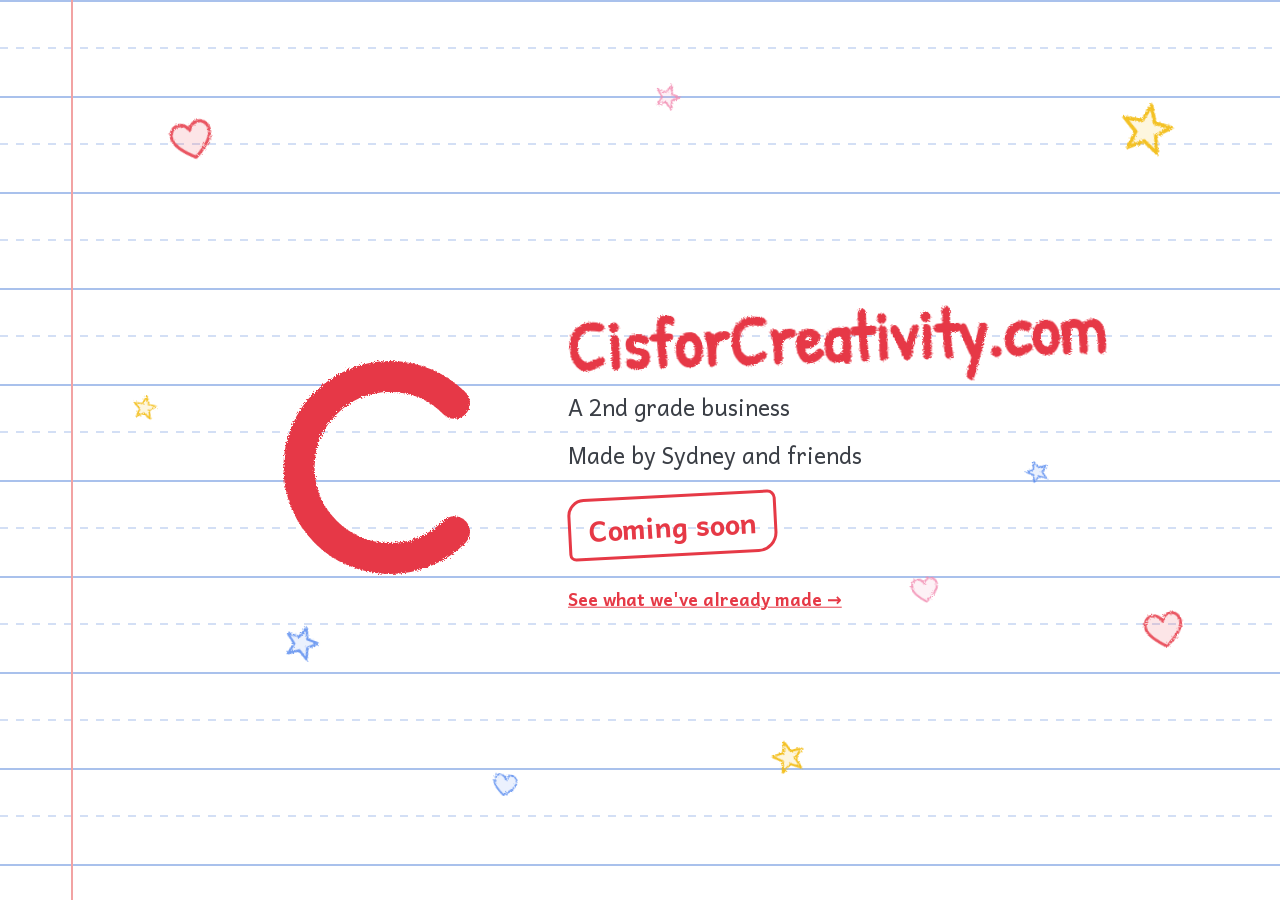
<file: index.html>
<!DOCTYPE html>
<html lang="en">
<head>
<meta charset="utf-8">
<meta name="viewport" content="width=device-width, initial-scale=1">
<title>C is for Creativity</title>
<meta name="description" content="C is for Creativity, a 2nd grade business by Sydney and friends.">
<meta property="og:title" content="C is for Creativity">
<meta property="og:description" content="A 2nd grade business by Sydney and friends.">
<meta property="og:url" content="https://cisforcreativity.com/">
<meta property="og:type" content="website">
<meta property="og:site_name" content="C is for Creativity">
<meta property="og:image" content="https://cisforcreativity.com/images/share-card.png">
<meta property="og:image:width" content="1200">
<meta property="og:image:height" content="630">
<meta property="og:image:alt" content="A red crayon letter C on notebook paper with the words C is for Creativity and CisforCreativity.com">
<meta name="twitter:card" content="summary_large_image">
<link rel="icon" href="data:image/svg+xml,<svg xmlns='http://www.w3.org/2000/svg' viewBox='0 0 100 100'><text y='.9em' font-size='90'>🖍️</text></svg>">
<link rel="preload" href="fonts/patrick-hand-latin.woff2" as="font" type="font/woff2" crossorigin>
<link rel="preload" href="fonts/andika-400-latin.woff2" as="font" type="font/woff2" crossorigin>
<link rel="preload" href="fonts/andika-700-latin.woff2" as="font" type="font/woff2" crossorigin>
<!-- Bump ?v= whenever styles.css changes so browsers fetch the new file. -->
<link rel="stylesheet" href="styles.css?v=7">
<style>
  /* Kept in the page itself so these rules always match this markup. */
  /* The headline is the web address (crayon heading style from styles.css), next to the big C. */
  .site-name {
    font-size: clamp(2rem, 6.2vw, 4.4rem);
    -webkit-text-stroke: 0.04em currentColor;
    white-space: nowrap;
    transform: rotate(-2deg);
    transform-origin: left center;
    transition: color 0.8s ease;
  }
  /* Hand-drawn hearts and stars behind the hero */
  .hero { position: relative; }
  .hero-inner { position: relative; z-index: 1; }
  .doodles { position: absolute; inset: 0; pointer-events: none; overflow: hidden; }
  .doodle {
    position: absolute;
    left: min(var(--x), calc(100% - var(--s) - 12px));
    top: var(--y);
    width: var(--s);
    height: var(--s);
    overflow: visible;
    fill: currentColor;
    fill-opacity: 0.15;
    stroke: currentColor;
    stroke-width: 6;
    stroke-linejoin: round;
    filter: url(#crayon);
    opacity: 0;
    transform: rotate(var(--r)) scale(0.4);
    animation: pop 0.5s var(--d) cubic-bezier(.3, 1.6, .5, 1) forwards;
  }
  /* Easter eggs: hearts recolor the big C, stars switch to space. */
  .doodles { z-index: 2; }
  .doodle.heart, .doodle.star { pointer-events: auto; cursor: pointer; -webkit-tap-highlight-color: transparent; }
  .doodle.red { color: var(--crayon, #E63946); }
  .doodle.pink { color: #F28DB2; }
  .doodle.gold { color: #F2B705; }
  .doodle.blue { color: #5B8DEF; }
  @keyframes pop { to { opacity: 0.85; transform: rotate(var(--r)) scale(1); } }
  /* Space mode (tap a star): starry sky, the solar system, and the C becomes Earth. */
  .space-layer {
    position: fixed;
    inset: 0;
    z-index: 0;
    pointer-events: none;
    overflow: hidden;
    opacity: 0;
    visibility: hidden;
    transition: opacity 1.2s ease, visibility 0s linear 1.2s;
    background:
      radial-gradient(ellipse 60% 45% at 18% 25%, rgba(132, 70, 210, 0.32), transparent 70%),
      radial-gradient(ellipse 50% 40% at 85% 15%, rgba(40, 120, 230, 0.26), transparent 70%),
      radial-gradient(ellipse 70% 50% at 60% 95%, rgba(220, 70, 140, 0.18), transparent 70%),
      linear-gradient(180deg, #050816 0%, #0b1030 55%, #120a2a 100%);
  }
  html.space .space-layer { opacity: 1; visibility: visible; transition: opacity 1.2s ease; }
  html:not(.space) .space-layer *, html:not(.space) .earth * { animation-play-state: paused !important; }
  .starfield { position: absolute; inset: 0; width: 100%; height: 100%; }
  .starfield circle { fill: #fff; }
  .starfield .tw { animation: twinkle var(--tw, 3s) ease-in-out infinite alternate; }
  @keyframes twinkle { from { opacity: 1; } to { opacity: 0.2; } }
  .shooting {
    position: absolute;
    top: 14%;
    left: -12%;
    width: 160px;
    height: 2px;
    border-radius: 2px;
    background: linear-gradient(90deg, rgba(255, 255, 255, 0), #fff);
    opacity: 0;
    animation: shoot 11s 1.5s linear infinite;
  }
  @keyframes shoot {
    0% { transform: translate(0, 0) rotate(16deg); opacity: 0; }
    1% { opacity: 1; }
    8% { transform: translate(80vw, 23vw) rotate(16deg); opacity: 0; }
    100% { transform: translate(80vw, 23vw) rotate(16deg); opacity: 0; }
  }

  /* The solar system. Orbits are circles squashed into ellipses; each planet
     spins backwards and un-squashes itself so it stays round. */
  .solar { position: absolute; left: 74%; top: 74%; width: 0; height: 0; }
  .orbits { position: absolute; left: 0; top: 0; transform: scaleY(0.38); }
  .orbit {
    position: absolute;
    left: calc(var(--a) * -1);
    top: calc(var(--a) * -1);
    width: calc(var(--a) * 2);
    height: calc(var(--a) * 2);
    border: 1.5px solid rgba(190, 205, 255, 0.18);
    border-radius: 50%;
    animation: orbit var(--t) linear infinite;
    animation-delay: var(--p);
  }
  .planet {
    position: absolute;
    left: 100%;
    top: 50%;
    width: var(--w);
    height: var(--w);
    margin: calc(var(--w) / -2) 0 0 calc(var(--w) / -2);
    border-radius: 50%;
    background: var(--bg);
    box-shadow: inset -3px -2px 6px rgba(0, 0, 0, 0.55), 0 0 8px rgba(255, 255, 255, 0.15);
    transform: scaleY(2.6316);
    animation: counter var(--t) linear infinite;
    animation-delay: var(--p);
  }
  @keyframes orbit { to { transform: rotate(360deg); } }
  @keyframes counter {
    from { transform: rotate(0deg) scaleY(2.6316); }
    to { transform: rotate(-360deg) scaleY(2.6316); }
  }
  .mercury { --a: 95px; --t: 6s; --p: -2s; --w: 7px; --bg: radial-gradient(circle at 35% 35%, #e4ded8, #8a8580); }
  .venus { --a: 130px; --t: 10s; --p: -7s; --w: 11px; --bg: radial-gradient(circle at 35% 35%, #fff4d0, #d9b26f); }
  .earthlet { --a: 168px; --t: 14s; --p: -3s; --w: 11px; --bg: radial-gradient(circle at 35% 35%, #9fe0a0 0 18%, #4f9ef0 22%, #1d4f9c); }
  .mars { --a: 205px; --t: 20s; --p: -13s; --w: 9px; --bg: radial-gradient(circle at 35% 35%, #ffb896, #c1440e); }
  .jupiter { --a: 270px; --t: 34s; --p: -9s; --w: 30px;
    --bg: radial-gradient(circle at 35% 35%, rgba(255, 255, 255, 0.35), transparent 55%),
          linear-gradient(#e8cfa6 0 18%, #c48a5a 18% 28%, #efdcb8 28% 44%, #b97848 44% 54%, #e9d3ae 54% 70%, #c99366 70% 80%, #e8cfa6 80%); }
  .saturn { --a: 340px; --t: 48s; --p: -30s; --w: 24px; --bg: radial-gradient(circle at 35% 35%, #fff3cf, #d8b878 70%, #b8955a); }
  .saturn .planet::before {
    content: "";
    position: absolute;
    left: -62%;
    top: 36%;
    width: 224%;
    height: 28%;
    border-radius: 50%;
    border: 3px solid rgba(236, 214, 165, 0.8);
    box-shadow: 0 0 0 2px rgba(200, 170, 120, 0.35);
    transform: rotate(-16deg);
  }
  .uranus { --a: 405px; --t: 66s; --p: -50s; --w: 16px; --bg: radial-gradient(circle at 35% 35%, #e0fcff, #7fd6e0); }
  .neptune { --a: 465px; --t: 84s; --p: -20s; --w: 16px; --bg: radial-gradient(circle at 35% 35%, #a8c8ff, #2f55c9); }
  .sun {
    position: absolute;
    left: -38px;
    top: -38px;
    width: 76px;
    height: 76px;
    border-radius: 50%;
    background: radial-gradient(circle at 45% 45%, #fffbe0, #ffd84d 45%, #ff9a1f 80%, #ff7a00);
    box-shadow: 0 0 40px 12px rgba(255, 190, 60, 0.65), 0 0 130px 55px rgba(255, 130, 20, 0.28);
    animation: sunglow 4s ease-in-out infinite alternate;
  }
  @keyframes sunglow { to { box-shadow: 0 0 52px 18px rgba(255, 200, 70, 0.75), 0 0 160px 70px rgba(255, 130, 20, 0.32); } }

  /* The big C turns into Earth. */
  .letter { overflow: visible; }
  .letter .guide, .letter .stroke { transition: opacity 0.6s ease; }
  html.space .letter .guide, html.space .letter .stroke { opacity: 0; }
  .earth {
    opacity: 0;
    transform: scale(0.3) rotate(-30deg);
    transform-origin: 100px 100px;
    transition: opacity 0.7s ease, transform 1s cubic-bezier(.3, 1.4, .5, 1);
  }
  html.space .earth { opacity: 1; transform: none; transition-delay: 0.3s; }
  .earth .land { animation: drift 26s linear infinite; }
  .earth .clouds { animation: drift 17s linear infinite; }
  /* West to east, like the real Earth: land drifts left to right. */
  @keyframes drift { from { transform: translateX(-280px); } to { transform: translateX(0); } }

  /* Light text on the dark sky. */
  body { transition: color 0.8s ease; }
  html.space body { color: #EEF1FF; }
  html.space .hero-inner { text-shadow: 0 2px 14px rgba(0, 0, 0, 0.7); }
  html.space .stamp { color: #FF9EB1; border-color: #FF9EB1; }
  html.space .hero a { color: #FFD166; }
  html.space .doodle { fill-opacity: 0.4; }
  html.space .site-name { color: #FF9EB1; }
  @media (max-width: 640px) {
    /* On phones, size the headline to fill the width of the screen. */
    .site-name { font-size: min(4.4rem, calc((100vw - 76px) / 7.9)); }
  }
  /* Regular text lines are one half-space (48px) apart so each sits between a
     dotted line and a solid line (see snap.js). */
  .tagline p { margin: 0; line-height: 48px; }
  .scroll-hint { line-height: 48px; }
  .tagline { margin-bottom: 1rem; }

  @media (max-width: 640px) {
    .solar { left: 50%; top: 86%; transform: scale(0.5); }
  }
  @media (prefers-reduced-motion: reduce) {
    .space-layer *, .earth, .earth * { animation: none !important; transition: none !important; }
    .space-layer { transition: none; }
  }
  /* Space rocket: a cougar pilot towing a banner, flies across once per trip to space. */
  .flight {
    position: fixed;
    left: 0;
    top: 7vh;
    z-index: 3;
    pointer-events: none;
    display: flex;
    align-items: center;
    opacity: 0;
    will-change: transform;
  }
  .flight-bob { display: flex; align-items: center; animation: bob 2.6s ease-in-out infinite; }
  @keyframes bob {
    0%, 100% { transform: translateY(0) rotate(-1.5deg); }
    50% { transform: translateY(-8px) rotate(1.5deg); }
  }
  .banner {
    position: relative;
    padding: 0.35em 1.4em 0.35em 0.9em;
    font-size: clamp(1.05rem, 2.6vw, 1.6rem);
    font-weight: 700;
    white-space: nowrap;
    color: #B3202E;
    background: linear-gradient(180deg, #FFF8E7, #F6E7C4);
    clip-path: polygon(0 0, 100% 0, calc(100% - 0.7em) 50%, 100% 100%, 0 100%);
    box-shadow: inset 0 -3px 0 rgba(0, 0, 0, 0.08);
    transform-origin: left center;
    animation: wave 1.4s ease-in-out infinite;
    text-shadow: none;
  }
  @keyframes wave {
    0%, 100% { transform: skewY(-1.5deg) scaleY(1); }
    50% { transform: skewY(1.5deg) scaleY(0.96); }
  }
  .tow { width: clamp(36px, 5vw, 56px); height: clamp(64px, 9vw, 92px); flex: 0 0 auto; transform: scaleX(-1); }
  /* Drawn pointing right; mirrored so it flies right to left and the banner reads left to right. */
  .rocket { width: clamp(150px, 19vw, 230px); height: auto; flex: 0 0 auto; overflow: visible; transform: scaleX(-1); }
  .rocket .flame { transform-box: fill-box; transform-origin: right center; animation: flicker 0.14s ease-in-out infinite alternate; }
  @keyframes flicker { from { transform: scaleX(0.8) scaleY(0.92); } to { transform: scaleX(1.12) scaleY(1.04); } }
  @media (max-width: 640px) {
    /* Small enough that the whole message fits on a phone screen at once. */
    .banner { font-size: 0.95rem; }
    .tow { width: 24px; height: 56px; }
    .rocket { width: 110px; }
  }
  @media (prefers-reduced-motion: reduce) {
    .flight-bob, .banner, .rocket .flame { animation: none; }
  }
  @media (max-width: 640px) {
    .doodle.wide { display: none; }
    .doodle.m-low { top: 90%; }
  }
  @media (prefers-reduced-motion: reduce) {
    .doodle { animation: none; opacity: 0.85; transform: rotate(var(--r)); }
  }
</style>
</head>
<body>
<div class="space-layer" aria-hidden="true">
  <svg class="starfield"></svg>
  <div class="shooting"></div>
  <div class="solar">
    <div class="orbits">
      <div class="orbit mercury"><div class="planet"></div></div>
      <div class="orbit venus"><div class="planet"></div></div>
      <div class="orbit earthlet"><div class="planet"></div></div>
      <div class="orbit mars"><div class="planet"></div></div>
      <div class="orbit jupiter"><div class="planet"></div></div>
      <div class="orbit saturn"><div class="planet"></div></div>
      <div class="orbit uranus"><div class="planet"></div></div>
      <div class="orbit neptune"><div class="planet"></div></div>
    </div>
    <div class="sun"></div>
  </div>
</div>
<div class="flight" aria-hidden="true">
  <div class="flight-bob">
    <svg class="rocket" viewBox="0 0 200 100">
      <defs>
        <linearGradient id="hull" x1="0" y1="0" x2="0" y2="1">
          <stop offset="0" stop-color="#ffffff"/>
          <stop offset="0.55" stop-color="#e9edf5"/>
          <stop offset="1" stop-color="#b9c2d4"/>
        </linearGradient>
        <radialGradient id="glass" cx="40%" cy="35%" r="70%">
          <stop offset="0" stop-color="#e6f6ff"/>
          <stop offset="1" stop-color="#8fc9f0"/>
        </radialGradient>
        <clipPath id="window"><circle cx="112" cy="50" r="23"/></clipPath>
      </defs>
      <g class="flame">
        <path d="M44 36 Q4 50 44 64 Q26 50 44 36 Z" fill="#ff8a1f"/>
        <path d="M44 42 Q20 50 44 58 Q34 50 44 42 Z" fill="#ffe066"/>
      </g>
      <path d="M45 30 L28 6 Q26 2 31 3 L74 30 Z" fill="#E63946"/>
      <path d="M45 70 L28 94 Q26 98 31 97 L74 70 Z" fill="#E63946"/>
      <path d="M40 30 L140 30 Q182 30 198 50 Q182 70 140 70 L40 70 Q33 50 40 30 Z" fill="url(#hull)"/>
      <path d="M150 30 Q182 30 198 50 Q182 70 150 70 Q160 50 150 30 Z" fill="#E63946"/>
      <rect x="40" y="46" width="38" height="8" rx="4" fill="#5B8DEF" opacity="0.85"/>
      <circle cx="112" cy="50" r="23" fill="url(#glass)"/>
      <g clip-path="url(#window)">
        <g class="pilot" transform="translate(112 55) scale(0.88) translate(-112 -54)">
          <path d="M96 45 Q93.5 31 99 27.5 Q105.5 29.5 108.5 39 Z" fill="#e3c696"/>
          <path d="M128 45 Q130.5 31 125 27.5 Q118.5 29.5 115.5 39 Z" fill="#e3c696"/>
          <path d="M98.2 41.5 Q97 33.5 100.2 31 Q104.2 32.8 106.3 39.2 Z" fill="#1d1d1d"/>
          <path d="M125.8 41.5 Q127 33.5 123.8 31 Q119.8 32.8 117.7 39.2 Z" fill="#1d1d1d"/>
          <path d="M112 38.5 C123.5 38.5 130.5 45 130.5 53 L134 57.5 L129 58.8 L130.8 62.8 Q124 70.5 112 70.5 Q100 70.5 93.2 62.8 L95 58.8 L90 57.5 L93.5 53 C93.5 45 100.5 38.5 112 38.5 Z" fill="#e3c696"/>
          <ellipse cx="108.6" cy="61" rx="4.6" ry="3.6" fill="#fffaf2"/>
          <ellipse cx="115.4" cy="61" rx="4.6" ry="3.6" fill="#fffaf2"/>
          <ellipse cx="112" cy="65.4" rx="3.4" ry="2" fill="#fffaf2"/>
          <path d="M108.6 53.6 Q107.8 56.6 104.4 59.2 M115.4 53.6 Q116.2 56.6 119.6 59.2" fill="none" stroke="#8a5f35" stroke-width="1" stroke-linecap="round" opacity="0.8"/>
          <clipPath id="eyeL"><path d="M99.4 51.4 Q102.6 44.6 110 47.8 Q108.6 55.4 99.4 51.4 Z"/></clipPath>
          <clipPath id="eyeR"><path d="M124.6 51.4 Q121.4 44.6 114 47.8 Q115.4 55.4 124.6 51.4 Z"/></clipPath>
          <path d="M99.4 51.4 Q102.6 44.6 110 47.8 Q108.6 55.4 99.4 51.4 Z" fill="#ffffff"/>
          <path d="M124.6 51.4 Q121.4 44.6 114 47.8 Q115.4 55.4 124.6 51.4 Z" fill="#ffffff"/>
          <g clip-path="url(#eyeL)">
            <circle cx="105.2" cy="50.2" r="3.4" fill="#3d8fe0"/>
            <circle cx="105.2" cy="50.7" r="2.2" fill="#7cc3ff"/>
            <ellipse cx="105.3" cy="50.2" rx="0.9" ry="2.2" fill="#111"/>
            <circle cx="106.3" cy="48.9" r="0.75" fill="#fff"/>
          </g>
          <g clip-path="url(#eyeR)">
            <circle cx="118.8" cy="50.2" r="3.4" fill="#3d8fe0"/>
            <circle cx="118.8" cy="50.7" r="2.2" fill="#7cc3ff"/>
            <ellipse cx="118.9" cy="50.2" rx="0.9" ry="2.2" fill="#111"/>
            <circle cx="119.9" cy="48.9" r="0.75" fill="#fff"/>
          </g>
          <path d="M99.4 51.4 Q102.6 44.6 110 47.8 M124.6 51.4 Q121.4 44.6 114 47.8" fill="none" stroke="#1d1d1d" stroke-width="1" stroke-linecap="round"/>
          <path d="M100.6 44.2 Q104.4 41.8 108 43.4 M116 43.4 Q119.6 41.8 123.4 44.2" fill="none" stroke="#3a2a1e" stroke-width="0.7" stroke-linecap="round"/>
          <path d="M109.3 55.6 Q112 54.6 114.7 55.6 Q113.8 57.8 112 58.4 Q110.2 57.8 109.3 55.6 Z" fill="#1d1d1d"/>
          <ellipse cx="111.2" cy="55.7" rx="0.9" ry="0.45" fill="#ffffff" opacity="0.5"/>
          <ellipse cx="112" cy="62.2" rx="1.5" ry="1" fill="#d0283a"/>
          <path d="M112 58.4 L112 60.2 M112 60.2 Q110.6 62.2 108.6 61.3 M112 60.2 Q113.4 62.2 115.4 61.3" fill="none" stroke="#1d1d1d" stroke-width="0.7" stroke-linecap="round"/>
          <circle cx="107.3" cy="60.3" r="0.4" fill="#1d1d1d"/>
          <circle cx="106.6" cy="62" r="0.4" fill="#1d1d1d"/>
          <circle cx="116.7" cy="60.3" r="0.4" fill="#1d1d1d"/>
          <circle cx="117.4" cy="62" r="0.4" fill="#1d1d1d"/>
          <path d="M104.5 60.5 L92.5 58 M104.5 62 L92.5 63.6 M119.5 60.5 L131.5 58 M119.5 62 L131.5 63.6" stroke="#1d1d1d" stroke-width="0.25" opacity="0.55" stroke-linecap="round"/>
          <path d="M95.5 39 Q102 42.8 109.5 38.6 L109.5 42 Q102 46 95.5 42.4 Z" fill="#23348a"/>
          <path d="M90.5 37 L103.5 31.5 L115 36 L102 41.5 Z" fill="#1f2f73"/>
          <circle cx="102.8" cy="36.4" r="0.9" fill="#e8b923"/>
          <path d="M102.8 36.4 Q96 37 93 42" fill="none" stroke="#e8b923" stroke-width="0.9" stroke-linecap="round"/>
          <rect x="92.2" y="41.4" width="1.7" height="3.4" rx="0.6" fill="#e8b923"/>
        </g>
      </g>
      <circle cx="112" cy="50" r="23" fill="none" stroke="#9aa7bd" stroke-width="4"/>
      <ellipse cx="102" cy="38" rx="5" ry="2.6" fill="#ffffff" opacity="0.4"/>
    </svg>
    <svg class="tow" viewBox="0 0 50 90" preserveAspectRatio="none">
      <path d="M0 22 Q28 40 50 52 M0 68 Q28 58 50 52" fill="none" stroke="#c9d3ea" stroke-width="2" stroke-linecap="round"/>
    </svg>
    <div class="banner">Hello 2nd Grade Cougars</div>
  </div>
</div>
<header class="hero">
  <div class="doodles" aria-hidden="true">
    <svg width="0" height="0" style="position:absolute"><defs>
      <symbol id="heart" viewBox="0 0 100 100"><path d="M50 84 C22 64 8 46 14 30 C20 13 42 12 50 31 C58 12 80 13 86 30 C92 46 78 64 50 84 Z"/></symbol>
      <symbol id="star" viewBox="0 0 100 100"><path d="M50.0 12.0 L60.6 39.4 L89.9 41.0 L67.1 59.6 L74.7 88.0 L50.0 72.0 L25.3 88.0 L32.9 59.6 L10.1 41.0 L39.4 39.4 Z"/></symbol>
    </defs></svg>
    <svg class="doodle red heart" style="--x:6%;--y:10%;--s:52px;--r:-14deg;--d:2.2s"><use href="#heart"/></svg>
    <svg class="doodle gold star" style="--x:88%;--y:8%;--s:60px;--r:12deg;--d:2.4s"><use href="#star"/></svg>
    <svg class="doodle pink wide heart" style="--x:70%;--y:66%;--s:34px;--r:-8deg;--d:2.6s"><use href="#heart"/></svg>
    <svg class="doodle blue m-low star" style="--x:16%;--y:72%;--s:40px;--r:18deg;--d:2.8s"><use href="#star"/></svg>
    <svg class="doodle red heart" style="--x:90%;--y:70%;--s:48px;--r:-10deg;--d:3.0s"><use href="#heart"/></svg>
    <svg class="doodle pink wide star" style="--x:48%;--y:6%;--s:30px;--r:20deg;--d:3.2s"><use href="#star"/></svg>
    <svg class="doodle gold wide star" style="--x:58%;--y:86%;--s:38px;--r:-16deg;--d:3.4s"><use href="#star"/></svg>
    <svg class="doodle blue wide heart" style="--x:34%;--y:90%;--s:30px;--r:8deg;--d:3.6s"><use href="#heart"/></svg>
    <svg class="doodle gold wide star" style="--x:3%;--y:44%;--s:28px;--r:10deg;--d:3.8s"><use href="#star"/></svg>
    <svg class="doodle blue wide star" style="--x:80%;--y:52%;--s:26px;--r:-20deg;--d:4.0s"><use href="#star"/></svg>
  </div>
  <div class="hero-inner" data-snap-root>
    <svg class="letter" viewBox="0 0 200 200" role="img" aria-label="A crayon letter C">
      <defs>
        <filter id="crayon">
          <feTurbulence type="fractalNoise" baseFrequency="0.9" numOctaves="2" result="noise"/>
          <feDisplacementMap in="SourceGraphic" in2="noise" scale="4"/>
        </filter>
        <radialGradient id="ocean" cx="45%" cy="40%" r="65%">
          <stop offset="0" stop-color="#5fb4ff"/>
          <stop offset="0.6" stop-color="#2166c9"/>
          <stop offset="1" stop-color="#0d2f6e"/>
        </radialGradient>
        <radialGradient id="earthShade" cx="38%" cy="35%" r="75%">
          <stop offset="0.45" stop-color="#000814" stop-opacity="0"/>
          <stop offset="1" stop-color="#000814" stop-opacity="0.7"/>
        </radialGradient>
        <clipPath id="earthClip"><circle cx="100" cy="100" r="70"/></clipPath>
        <filter id="glow" x="-30%" y="-30%" width="160%" height="160%"><feGaussianBlur stdDeviation="4"/></filter>
      </defs>
      <g class="earth">
        <circle cx="100" cy="100" r="76" fill="none" stroke="#7fc4ff" stroke-width="8" opacity="0.55" filter="url(#glow)"/>
        <g clip-path="url(#earthClip)">
          <circle cx="100" cy="100" r="70" fill="url(#ocean)"/>
          <g class="land" fill="#46a35a">
            <g id="continents">
              <path d="M40.9 47.1 C42.2 46.2 45.3 45.0 48.7 44.8 C52.0 44.5 57.5 45.4 61.1 45.6 C64.7 45.7 67.2 45.3 70.4 45.6 C73.7 45.8 76.3 47.4 80.6 47.1 C84.8 46.9 91.8 44.1 96.1 44.0 C100.4 43.9 104.3 45.2 106.2 46.3 C108.2 47.5 109.3 49.7 107.8 51.0 C106.2 52.3 98.4 53.3 96.9 54.1 C95.3 54.9 96.9 55.1 98.4 55.7 C100.0 56.2 104.5 56.4 106.2 57.2 C107.9 58.0 107.0 60.9 108.6 60.3 C110.1 59.8 113.6 55.3 115.6 54.1 C117.5 52.9 118.4 52.4 120.2 53.3 C122.0 54.2 126.7 57.6 126.4 59.6 C126.2 61.5 120.5 63.7 118.7 65.0 C116.9 66.3 116.9 66.4 115.6 67.3 C114.3 68.2 111.7 69.5 110.9 70.4 C110.1 71.4 111.5 71.9 110.9 72.8 C110.2 73.7 107.5 74.7 107.0 75.9 C106.5 77.1 107.9 79.3 107.8 79.8 C107.6 80.3 106.7 79.5 106.2 79.0 C105.7 78.5 105.7 76.9 104.7 76.7 C103.6 76.4 101.7 77.1 100.0 77.4 C98.3 77.8 95.5 78.1 94.6 79.0 C93.6 79.9 94.2 81.7 94.6 82.9 C94.9 84.1 96.0 85.9 96.9 86.0 C97.8 86.1 99.1 84.1 100.0 83.7 C100.9 83.3 102.1 83.0 102.3 83.7 C102.6 84.3 101.2 86.8 101.6 87.6 C101.9 88.3 104.0 87.6 104.7 88.3 C105.3 89.1 104.8 91.4 105.4 92.2 C106.1 93.0 107.9 92.7 108.6 93.0 C109.2 93.3 109.5 93.5 109.3 93.8 C109.2 94.0 108.7 94.8 107.8 94.6 C106.9 94.3 105.3 93.1 103.9 92.2 C102.5 91.3 100.8 89.9 99.2 89.1 C97.7 88.3 96.4 88.3 94.6 87.6 C92.7 86.8 89.5 85.4 88.3 84.4 C87.2 83.5 88.5 83.3 87.6 82.1 C86.6 80.9 84.3 78.6 82.9 77.4 C81.5 76.3 80.2 76.0 79.0 75.1 C77.8 74.2 76.8 73.0 75.9 72.0 C75.0 71.0 73.9 70.2 73.6 68.9 C73.2 67.6 73.9 65.5 73.6 64.2 C73.2 62.9 72.4 62.4 71.2 61.1 C70.1 59.8 68.2 57.7 66.6 56.4 C64.9 55.1 63.3 54.0 61.1 53.3 C58.9 52.7 54.9 52.3 53.3 52.6 C51.8 52.8 52.8 54.4 51.8 54.9 C50.7 55.4 48.5 55.3 47.1 55.7 C45.7 56.1 43.2 57.5 43.2 57.2 C43.2 57.0 47.2 54.8 47.1 54.1 C47.0 53.5 43.5 54.0 42.4 53.3 C41.4 52.7 41.1 51.3 40.9 50.2 C40.6 49.2 39.6 48.0 40.9 47.1 Z"/>
              <path d="M113.2 39.3 C113.2 38.6 118.4 36.9 123.3 36.2 C128.3 35.6 137.6 35.3 142.8 35.4 C148.0 35.6 152.2 36.0 154.4 37.0 C156.6 38.0 156.3 40.2 156.0 41.7 C155.7 43.1 154.7 44.6 152.9 45.6 C151.1 46.5 147.7 45.8 145.1 47.1 C142.5 48.4 139.7 52.8 137.3 53.3 C135.0 53.9 132.8 51.5 131.1 50.2 C129.4 48.9 128.5 47.1 127.2 45.6 C125.9 44.0 125.7 41.9 123.3 40.9 C121.0 39.9 113.2 40.1 113.2 39.3 Z"/>
              <path d="M107.8 93.0 C108.0 92.5 110.6 91.8 111.7 91.4 C112.7 91.1 112.4 90.5 114.0 90.7 C115.6 90.8 119.4 91.7 121.0 92.2 C122.6 92.7 121.9 93.0 123.3 93.8 C124.8 94.6 128.3 95.9 129.6 96.9 C130.9 97.9 130.1 99.2 131.1 100.0 C132.1 100.8 133.8 100.9 135.8 101.6 C137.7 102.2 141.6 103.0 142.8 103.9 C143.9 104.8 143.3 105.7 142.8 107.0 C142.3 108.3 140.4 110.0 139.7 111.7 C138.9 113.4 139.3 115.7 138.1 117.1 C136.9 118.5 134.2 118.8 132.7 120.2 C131.1 121.6 130.1 124.1 128.8 125.7 C127.5 127.2 126.1 128.6 124.9 129.6 C123.7 130.5 122.7 130.2 121.8 131.1 C120.9 132.0 120.2 133.7 119.4 135.0 C118.7 136.3 117.6 137.6 117.1 138.9 C116.6 140.2 116.9 142.4 116.3 142.8 C115.8 143.2 114.8 142.1 114.0 141.2 C113.2 140.3 111.9 139.0 111.7 137.3 C111.4 135.6 111.9 133.4 112.4 131.1 C113.0 128.8 114.3 126.2 114.8 123.3 C115.3 120.5 116.2 116.1 115.6 114.0 C114.9 111.9 112.3 112.4 110.9 110.9 C109.5 109.3 107.5 106.4 107.0 104.7 C106.5 103.0 107.4 101.9 107.8 100.8 C108.2 99.6 108.9 98.7 109.3 97.7 C109.7 96.6 110.4 95.3 110.1 94.6 C109.9 93.8 107.5 93.5 107.8 93.0 Z"/>
              <path d="M198.0 72.0 C197.9 72.5 197.5 73.3 197.2 74.3 C197.0 75.4 195.9 76.7 196.4 78.2 C197.0 79.8 199.2 81.7 200.3 83.7 C201.5 85.6 202.7 88.9 203.4 89.9 C204.2 90.9 203.8 90.3 205.0 89.9 C206.2 89.5 209.0 88.2 210.4 87.6 C211.9 86.9 212.6 86.8 213.6 86.0 C214.5 85.2 215.9 83.9 215.9 82.9 C215.9 81.9 214.6 80.2 213.6 79.8 C212.5 79.4 210.7 80.9 209.7 80.6 C208.6 80.2 207.5 78.1 207.3 77.4 C207.2 76.8 207.9 76.4 208.9 76.7 C209.9 76.9 212.0 78.4 213.6 79.0 C215.1 79.6 216.9 80.3 218.2 80.6 C219.5 80.8 220.3 80.2 221.3 80.6 C222.4 80.9 223.5 82.0 224.4 82.9 C225.4 83.8 225.9 84.2 226.8 86.0 C227.7 87.8 229.0 93.4 229.9 93.8 C230.8 94.2 230.9 90.0 232.2 88.3 C233.5 86.6 236.1 84.6 237.7 83.7 C239.2 82.8 240.6 82.4 241.6 82.9 C242.5 83.4 242.3 86.0 243.1 86.8 C243.9 87.6 245.7 86.4 246.2 87.6 C246.7 88.7 245.8 92.1 246.2 93.8 C246.6 95.5 247.9 96.8 248.6 97.7 C249.2 98.6 249.7 99.1 250.1 99.2 C250.5 99.4 250.9 99.1 250.9 98.4 C250.9 97.8 250.6 96.8 250.1 95.3 C249.6 93.9 247.8 90.5 247.8 89.9 C247.8 89.2 249.5 90.9 250.1 91.4 C250.8 92.0 250.9 93.1 251.7 93.0 C252.4 92.9 254.6 91.7 254.8 90.7 C254.9 89.6 252.6 87.9 252.4 86.8 C252.3 85.6 252.8 84.3 254.0 83.7 C255.2 83.0 257.9 83.4 259.4 82.9 C261.0 82.4 262.4 81.7 263.3 80.6 C264.2 79.4 265.1 77.6 264.9 75.9 C264.6 74.2 261.9 71.6 261.8 70.4 C261.6 69.3 263.1 68.5 264.1 68.9 C265.1 69.3 267.2 72.5 268.0 72.8 C268.8 73.0 268.4 71.2 268.8 70.4 C269.2 69.7 269.3 68.8 270.3 68.1 C271.4 67.5 273.4 67.5 275.0 66.6 C276.6 65.6 279.0 64.1 279.7 62.7 C280.3 61.2 277.7 59.4 278.9 58.0 C280.1 56.6 284.6 54.6 286.7 54.1 C288.7 53.6 290.6 53.9 291.3 54.9 C292.1 55.9 290.4 60.1 291.3 60.3 C292.2 60.6 295.0 57.6 296.8 56.4 C298.6 55.3 300.3 54.1 302.2 53.3 C304.2 52.6 307.1 52.6 308.4 51.8 C309.7 51.0 311.0 49.6 310.0 48.7 C309.0 47.8 304.8 46.9 302.2 46.3 C299.6 45.8 297.0 45.8 294.4 45.6 C291.9 45.3 289.3 45.0 286.7 44.8 C284.1 44.5 281.5 44.1 278.9 44.0 C276.3 43.9 274.7 44.3 271.1 44.0 C267.5 43.7 260.4 43.2 257.1 42.4 C253.9 41.7 254.5 39.6 251.7 39.3 C248.8 39.1 243.2 40.2 240.0 40.9 C236.8 41.5 235.1 42.8 232.2 43.2 C229.4 43.6 225.5 42.8 222.9 43.2 C220.3 43.6 218.4 45.0 216.7 45.6 C215.0 46.1 214.9 46.1 212.8 46.3 C210.7 46.6 206.2 46.9 204.2 47.1 C202.3 47.4 203.2 48.3 201.1 47.9 C199.0 47.5 194.6 45.2 191.8 44.8 C188.9 44.4 186.1 44.9 184.0 45.6 C181.9 46.2 181.0 47.6 179.3 48.7 C177.6 49.7 174.8 50.7 173.9 51.8 C173.0 52.8 173.2 54.2 173.9 54.9 C174.5 55.5 177.4 55.1 177.8 55.7 C178.2 56.2 177.3 57.2 176.2 58.0 C175.2 58.8 173.1 59.6 171.6 60.3 C170.0 61.1 167.4 61.6 166.9 62.7 C166.4 63.7 169.1 65.9 168.4 66.6 C167.8 67.2 163.9 65.9 163.0 66.6 C162.1 67.2 162.5 69.5 163.0 70.4 C163.5 71.4 164.9 72.1 166.1 72.0 C167.3 71.9 169.0 70.6 170.0 69.7 C171.0 68.8 171.3 67.2 172.3 66.6 C173.4 65.9 175.3 65.9 176.2 65.8 C177.1 65.6 177.1 65.4 177.8 65.8 C178.4 66.2 179.3 67.3 180.1 68.1 C180.9 68.9 181.8 70.3 182.4 70.4 C183.1 70.6 184.4 69.8 184.0 68.9 C183.6 68.0 180.0 65.3 180.1 65.0 C180.2 64.7 183.9 66.7 184.8 67.3 C185.7 68.0 185.2 68.2 185.6 68.9 C185.9 69.5 186.6 71.0 187.1 71.2 C187.6 71.5 188.1 70.8 188.7 70.4 C189.2 70.1 189.4 69.3 190.2 68.9 C191.0 68.5 192.0 67.7 193.3 68.1 C194.6 68.5 197.2 70.6 198.0 71.2 C198.8 71.9 198.1 71.5 198.0 72.0 Z"/>
              <path d="M156.8 83.7 C157.3 82.0 159.0 79.4 159.9 78.2 C160.8 77.1 161.3 77.7 162.2 76.7 C163.1 75.6 162.7 72.9 165.3 72.0 C167.9 71.1 175.6 70.8 177.8 71.2 C180.0 71.6 177.3 73.6 178.6 74.3 C179.9 75.1 183.1 75.6 185.6 75.9 C188.0 76.1 191.8 75.9 193.3 75.9 C194.9 75.9 194.4 75.5 194.9 75.9 C195.4 76.3 195.7 76.5 196.4 78.2 C197.2 79.9 198.4 83.9 199.6 86.0 C200.7 88.1 201.8 89.9 203.4 90.7 C205.1 91.4 208.6 90.4 209.7 90.7 C210.7 90.9 210.4 90.9 209.7 92.2 C208.9 93.5 206.4 96.8 205.0 98.4 C203.6 100.1 201.8 100.8 201.1 102.3 C200.5 103.9 201.8 105.8 201.1 107.8 C200.5 109.7 197.9 112.2 197.2 114.0 C196.6 115.8 197.6 117.4 197.2 118.7 C196.8 120.0 195.9 120.5 194.9 121.8 C193.9 123.1 192.6 125.5 191.0 126.4 C189.4 127.4 186.7 127.7 185.6 127.2 C184.4 126.7 184.6 124.4 184.0 123.3 C183.4 122.3 182.4 122.7 181.7 121.0 C180.9 119.3 179.5 115.3 179.3 113.2 C179.2 111.1 180.9 110.1 180.9 108.6 C180.9 107.0 180.0 105.2 179.3 103.9 C178.7 102.6 177.3 101.9 177.0 100.8 C176.7 99.6 178.3 97.8 177.8 96.9 C177.3 96.0 175.7 95.5 173.9 95.3 C172.1 95.2 168.6 95.9 166.9 96.1 C165.2 96.4 164.8 97.1 163.8 96.9 C162.7 96.6 161.6 95.5 160.7 94.6 C159.8 93.6 159.0 92.5 158.3 91.4 C157.7 90.4 157.0 89.6 156.8 88.3 C156.5 87.0 156.3 85.4 156.8 83.7 Z"/>
              <path d="M204.2 119.4 C203.7 119.1 203.4 118.1 203.4 117.1 C203.4 116.1 203.4 114.5 204.2 113.2 C205.0 111.9 207.3 109.5 208.1 109.3 C208.9 109.2 209.1 110.8 208.9 112.4 C208.6 114.1 207.3 118.3 206.6 119.4 C205.8 120.6 204.7 119.8 204.2 119.4 Z"/>
              <path d="M258.7 117.1 C257.6 118.1 258.5 118.7 258.7 120.2 C258.8 121.8 258.9 125.3 259.4 126.4 C260.0 127.6 260.7 127.2 261.8 127.2 C262.8 127.2 264.2 126.8 265.7 126.4 C267.1 126.1 268.9 125.0 270.3 124.9 C271.8 124.8 273.1 125.3 274.2 125.7 C275.4 126.1 276.6 126.6 277.3 127.2 C278.1 127.9 277.9 129.0 278.9 129.6 C279.9 130.1 282.3 130.5 283.6 130.3 C284.9 130.2 285.8 129.9 286.7 128.8 C287.6 127.6 288.6 124.9 289.0 123.3 C289.4 121.8 289.4 120.5 289.0 119.4 C288.6 118.4 287.6 117.9 286.7 117.1 C285.8 116.3 284.2 115.7 283.6 114.8 C282.9 113.9 283.3 112.7 282.8 111.7 C282.3 110.6 281.0 108.3 280.4 108.6 C279.9 108.8 280.4 113.1 279.7 113.2 C278.9 113.4 276.9 110.1 275.8 109.3 C274.6 108.6 273.6 108.2 272.7 108.6 C271.8 108.9 271.1 111.3 270.3 111.7 C269.6 112.1 268.9 110.5 268.0 110.9 C267.1 111.3 266.4 113.0 264.9 114.0 C263.3 115.0 259.7 116.1 258.7 117.1 Z"/>
              <path d="M254.8 99.2 C254.5 100.0 255.4 101.7 256.3 102.3 C257.2 103.0 259.3 103.6 260.2 103.1 C261.1 102.6 261.6 100.6 261.8 99.2 C261.9 97.8 261.6 94.8 261.0 94.6 C260.4 94.3 258.9 96.9 257.9 97.7 C256.9 98.4 255.0 98.4 254.8 99.2 Z"/>
              <path d="M243.9 96.1 C244.0 95.9 245.1 96.6 246.2 97.7 C247.4 98.7 249.9 101.2 250.9 102.3 C251.9 103.5 252.7 104.5 252.4 104.7 C252.2 104.8 250.5 104.0 249.3 103.1 C248.2 102.2 246.4 100.4 245.4 99.2 C244.5 98.1 243.8 96.4 243.9 96.1 Z"/>
              <path d="M271.9 100.8 C272.8 100.6 277.6 101.7 279.7 102.3 C281.7 103.0 283.2 103.8 284.3 104.7 C285.5 105.6 287.2 107.4 286.7 107.8 C286.1 108.2 282.8 107.3 281.2 107.0 C279.7 106.7 278.5 106.9 277.3 106.2 C276.2 105.6 275.1 104.0 274.2 103.1 C273.3 102.2 271.0 100.9 271.9 100.8 Z"/>
              <path d="M271.1 75.9 C271.2 76.0 272.1 74.2 273.4 73.6 C274.7 72.9 277.9 72.8 278.9 72.0 C279.9 71.2 279.4 70.1 279.7 68.9 C279.9 67.7 280.6 65.3 280.4 65.0 C280.3 64.7 279.5 66.3 278.9 67.3 C278.2 68.4 277.6 70.3 276.6 71.2 C275.5 72.1 273.6 72.0 272.7 72.8 C271.8 73.6 271.0 75.8 271.1 75.9 Z"/>
              <path d="M166.1 61.1 C166.9 61.2 170.1 60.7 170.8 60.3 C171.4 59.9 170.4 59.4 170.0 58.8 C169.6 58.1 169.1 57.1 168.4 56.4 C167.8 55.8 166.6 54.9 166.1 54.9 C165.6 54.9 165.1 55.9 165.3 56.4 C165.6 57.0 167.5 57.5 167.7 58.0 C167.8 58.5 166.4 59.0 166.1 59.6 C165.9 60.1 165.3 61.0 166.1 61.1 Z"/>
              <path d="M151.3 49.4 C152.4 49.6 157.7 49.6 159.1 49.4 C160.5 49.2 160.9 48.5 159.9 48.3 C158.9 48.1 154.3 48.1 152.9 48.3 C151.5 48.5 150.3 49.2 151.3 49.4 Z"/>
              <path d="M303.8 131.9 C304.7 130.7 304.6 129.2 305.3 128.8 C306.1 128.4 308.6 128.6 308.4 129.6 C308.3 130.5 306.0 133.2 304.6 134.2 C303.1 135.3 300.0 136.2 299.9 135.8 C299.8 135.4 302.9 133.1 303.8 131.9 Z"/>
              <path fill="#b9a46a" opacity="0.55" d="M159.1 82.9 C159.6 81.6 161.3 79.3 163.8 78.2 C166.2 77.2 170.3 76.8 173.9 76.7 C177.5 76.5 182.3 77.2 185.6 77.4 C188.8 77.7 191.0 77.6 193.3 78.2 C195.7 78.9 197.5 81.1 199.6 81.3 C201.6 81.6 203.7 79.5 205.8 79.8 C207.9 80.0 211.5 81.7 212.0 82.9 C212.5 84.1 210.4 86.1 208.9 86.8 C207.3 87.4 204.7 86.9 202.7 86.8 C200.6 86.6 198.6 86.1 196.4 86.0 C194.2 85.9 192.3 85.7 189.4 86.0 C186.6 86.3 182.6 87.3 179.3 87.6 C176.1 87.8 173.1 87.8 170.0 87.6 C166.9 87.3 162.5 86.8 160.7 86.0 C158.9 85.2 158.6 84.2 159.1 82.9 Z"/>
              <path fill="#b9a46a" opacity="0.55" d="M263.3 117.1 C264.4 115.9 268.8 115.6 271.1 115.6 C273.4 115.6 276.0 116.1 277.3 117.1 C278.6 118.1 279.7 120.7 278.9 121.8 C278.1 122.8 275.0 123.2 272.7 123.3 C270.3 123.5 266.4 123.6 264.9 122.6 C263.3 121.5 262.3 118.3 263.3 117.1 Z"/>
            </g>
            <use href="#continents" x="280"/>
          </g>
          <g class="clouds" fill="#ffffff" opacity="0.75">
            <g id="cloudset">
              <path d="M40 70 q12 -10 26 -2 q10 -8 20 2 q-8 8 -22 6 q-14 4 -24 -6 Z"/>
              <path d="M120 112 q14 -9 28 0 q12 -6 22 4 q-10 8 -26 5 q-14 3 -24 -9 Z"/>
              <path d="M205 62 q10 -8 22 -1 q10 -6 18 3 q-8 7 -20 5 q-12 2 -20 -7 Z"/>
              <path d="M250 150 q12 -7 24 0 q8 -4 14 3 q-8 6 -20 4 q-10 1 -18 -7 Z"/>
            </g>
            <use href="#cloudset" x="280"/>
          </g>
          <ellipse cx="100" cy="30" rx="40" ry="6" fill="#f4fbff"/>
          <ellipse cx="100" cy="170" rx="44" ry="9" fill="#f4fbff"/>
          <circle cx="100" cy="100" r="70" fill="url(#earthShade)"/>
        </g>
      </g>
      <path class="guide" d="M149.5 50.5 A70 70 0 1 0 149.5 149.5"/>
      <path class="stroke" pathLength="100" d="M149.5 50.5 A70 70 0 1 0 149.5 149.5"/>
    </svg>
    <div>
      <h1 class="site-name" data-snap="span" aria-label="C is for Creativity, CisforCreativity.com">CisforCreativity.com</h1>
      <div class="tagline" data-snap>
        <p class="school">A 2nd grade business</p>
        <p class="team">Made by Sydney and friends</p>
      </div>
      <p class="stamp" data-snap="span">Coming soon</p>
      <br>
      <a class="scroll-hint" data-snap data-snap-free href="gallery.html">See what we've already made &rarr;</a>
    </div>
  </div>
</header>

<script>
  // Easter eggs: tap a heart to re-draw the big C in a new color,
  // tap a star to fly into space (tap a star again to come back).
  // A cougar pilot's rocket flies past once on each trip to space.
  (function () {
    var colors = ['#F28DB2', '#F2B705', '#5B8DEF', '#2BA84A', '#8E5BD9', '#F5821F', '#1FAFA8', '#E63946'];
    var next = 0;
    var stroke = document.querySelector('.letter .stroke');
    var reduceMotion = window.matchMedia('(prefers-reduced-motion: reduce)');

    function bounce(el) {
      if (reduceMotion.matches || !el.animate) return;
      var r = getComputedStyle(el).getPropertyValue('--r').trim() || '0deg';
      el.animate([
        { transform: 'rotate(' + r + ') scale(1)' },
        { transform: 'rotate(' + r + ') scale(1.35)' },
        { transform: 'rotate(' + r + ') scale(1)' }
      ], { duration: 350, easing: 'ease-out' });
    }

    document.querySelectorAll('.doodle.heart').forEach(function (heart) {
      heart.addEventListener('click', function () {
        stroke.style.stroke = colors[next];
        next = (next + 1) % colors.length;
        if (!reduceMotion.matches) {
          stroke.style.animation = 'none';
          void stroke.getBoundingClientRect();
          stroke.style.animation = 'trace 1.6s ease-in-out forwards';
        }
        bounce(heart);
      });
    });

    var starsMade = false;
    function makeStarfield() {
      var svg = document.querySelector('.starfield');
      var ns = 'http://www.w3.org/2000/svg';
      for (var i = 0; i < 220; i++) {
        var c = document.createElementNS(ns, 'circle');
        c.setAttribute('cx', (Math.random() * 100).toFixed(2) + '%');
        c.setAttribute('cy', (Math.random() * 100).toFixed(2) + '%');
        var big = Math.random() < 0.12;
        c.setAttribute('r', big ? (1.3 + Math.random()).toFixed(2) : (0.4 + Math.random() * 0.8).toFixed(2));
        c.setAttribute('opacity', (0.5 + Math.random() * 0.5).toFixed(2));
        if (Math.random() < 0.35) {
          c.setAttribute('class', 'tw');
          c.style.setProperty('--tw', (1.5 + Math.random() * 3).toFixed(2) + 's');
          c.style.animationDelay = (-Math.random() * 4).toFixed(2) + 's';
        }
        svg.appendChild(c);
      }
      starsMade = true;
    }

    // The rocket crosses the screen once, right to left, slowly, each trip to space.
    var flight = document.querySelector('.flight');
    var trip = null;
    function launch() {
      land();
      if (!flight.animate) return;
      var vw = window.innerWidth;
      var w = flight.offsetWidth;
      if (reduceMotion.matches) {
        var x = Math.max(8, (vw - w) / 2) + 'px';
        trip = flight.animate([
          { transform: 'translateX(' + x + ')', opacity: 0 },
          { transform: 'translateX(' + x + ')', opacity: 1, offset: 0.1 },
          { transform: 'translateX(' + x + ')', opacity: 1, offset: 0.9 },
          { transform: 'translateX(' + x + ')', opacity: 0 }
        ], { duration: 7000, delay: 1200 });
        return;
      }
      var speed = vw < 640 ? 75 : 105;
      trip = flight.animate([
        { transform: 'translateX(' + vw + 'px)', opacity: 1 },
        { transform: 'translateX(' + (-w) + 'px)', opacity: 1 }
      ], { duration: (vw + w) / speed * 1000, delay: 1400, easing: 'linear' });
    }
    function land() {
      if (trip) { trip.cancel(); trip = null; }
    }

    document.querySelectorAll('.doodle.star').forEach(function (star) {
      star.addEventListener('click', function () {
        if (!starsMade) makeStarfield();
        var inSpace = document.documentElement.classList.toggle('space');
        if (inSpace) launch(); else land();
        bounce(star);
      });
    });
  })();
</script>
<script src="snap.js?v=9"></script>
</body>
</html>
</file>
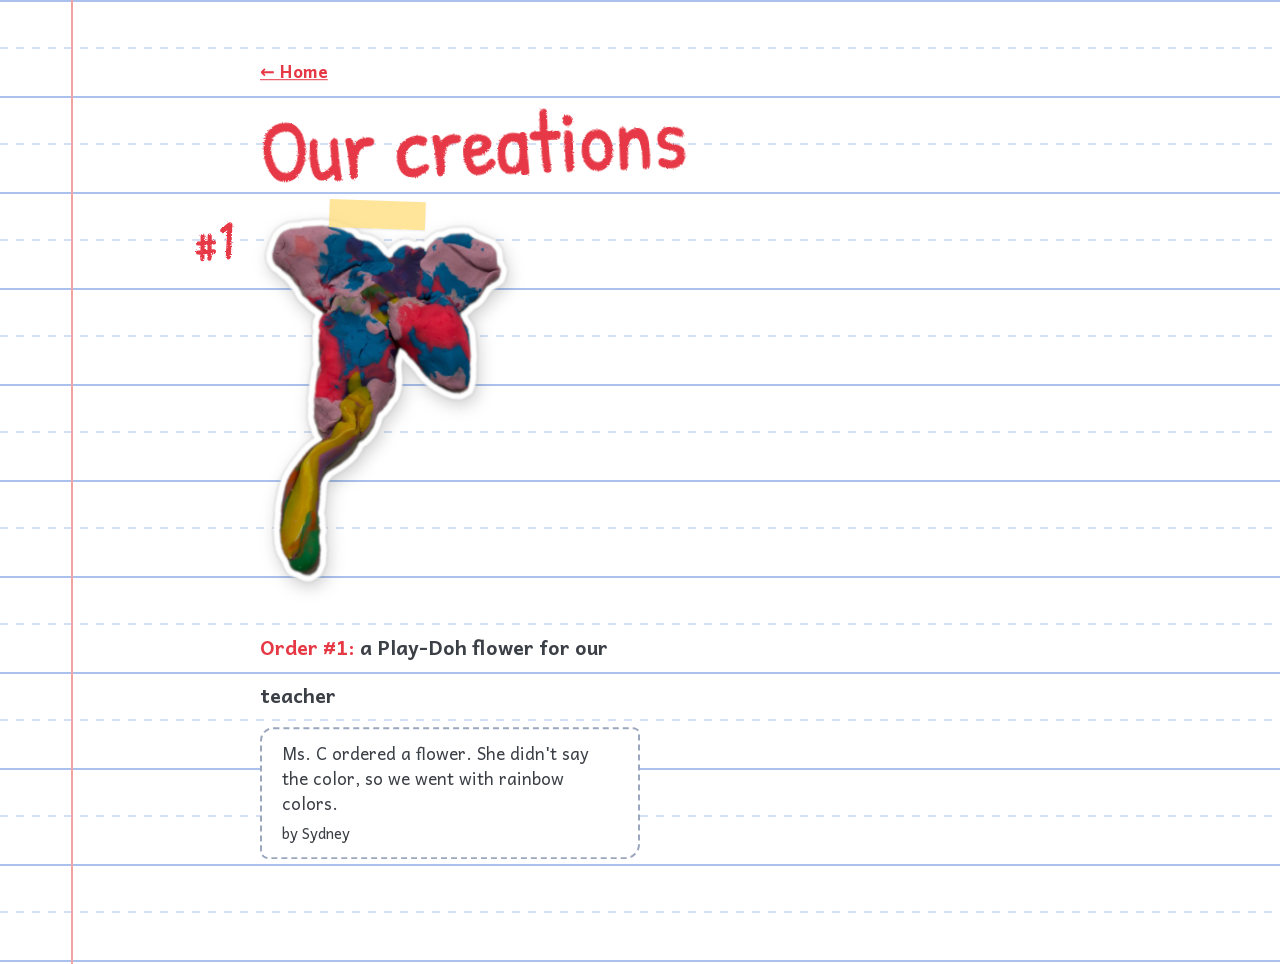
<file: gallery.html>
<!DOCTYPE html>
<html lang="en">
<head>
<meta charset="utf-8">
<meta name="viewport" content="width=device-width, initial-scale=1">
<title>Our Creations | C is for Creativity</title>
<meta name="description" content="Everything made so far by C is for Creativity, a 2nd grade business.">
<meta property="og:title" content="Our creations | C is for Creativity">
<meta property="og:description" content="Creations made by C is for Creativity.">
<meta property="og:url" content="https://cisforcreativity.com/gallery.html">
<meta property="og:type" content="website">
<meta property="og:site_name" content="C is for Creativity">
<meta property="og:image" content="https://cisforcreativity.com/images/share-card.png">
<meta property="og:image:width" content="1200">
<meta property="og:image:height" content="630">
<meta property="og:image:alt" content="A red crayon letter C on notebook paper with the words C is for Creativity and CisforCreativity.com">
<meta name="twitter:card" content="summary_large_image">
<link rel="icon" href="data:image/svg+xml,<svg xmlns='http://www.w3.org/2000/svg' viewBox='0 0 100 100'><text y='.9em' font-size='90'>🖍️</text></svg>">
<link rel="preload" href="fonts/patrick-hand-latin.woff2" as="font" type="font/woff2" crossorigin>
<link rel="preload" href="fonts/andika-400-latin.woff2" as="font" type="font/woff2" crossorigin>
<link rel="preload" href="fonts/andika-700-latin.woff2" as="font" type="font/woff2" crossorigin>
<!-- Bump ?v= whenever styles.css changes so browsers fetch the new file. -->
<link rel="stylesheet" href="styles.css?v=7">
<style>
  /* Kept in the page itself so these rules always match this markup. */
  /* Compact layout: Home in the first space, the big heading right under it, then
     the creations. snap.js lines the page text up with the ruled lines. */
  main.section { padding-top: 0; }
  .back { margin-bottom: 0; }
  h1 { font-size: clamp(3rem, 9vw, 5.4rem); margin-bottom: 0; }
  .gallery { margin-top: 0; }
  /* Number for each creation, hand-drawn in red crayon strokes like the big C on the
     home page. The script at the bottom writes #1, #2, ... in list order. */
  .gallery { column-gap: 4.5rem; }
  .gallery li { position: relative; }
  .gallery .sticker { margin: 0.75rem 0 0.25rem; }
  .gallery .caption { margin: 0 0 0.5rem; }
  /* The story card has its own background, so its text uses normal spacing
     instead of lining up with the page. */
  .gallery .story { padding: 0.75rem 1.25rem; line-height: 1.5; background: #fff; }
  .gallery .story p { margin: 0; }
  .gallery .story .by { margin-top: 0.35rem; font-size: 0.9em; }
  .hand-num {
    position: absolute;
    top: 1rem;
    right: calc(100% + 1.2rem);
    height: 3rem;
    width: auto;
    overflow: visible;
    fill: none;
    stroke: var(--crayon, #E63946);
    stroke-width: 6.5;
    stroke-linecap: round;
    stroke-linejoin: round;
    filter: url(#crayon);
  }
  @media (max-width: 640px) {
    /* No room in the margin on phones: write the number just above the photo. */
    .hand-num { position: static; display: block; margin-bottom: 0.4rem; }
  }
</style>
</head>
<body>
<svg width="0" height="0" style="position:absolute" aria-hidden="true">
  <filter id="crayon">
    <feTurbulence type="fractalNoise" baseFrequency="0.9" numOctaves="2" result="noise"/>
    <feDisplacementMap in="SourceGraphic" in2="noise" scale="3"/>
  </filter>
</svg>
<main class="section" data-snap-root>
  <a class="back" data-snap href="./">&larr; Home</a>
  <h1 data-snap="span">Our creations</h1>

  <!-- To add a creation: copy one <li> block, change the image, caption, and story. The #number is written automatically. -->
  <ul class="gallery">
    <li>
      <figure class="sticker">
        <img src="images/flower.png" width="581" height="826" alt="A rainbow Play-Doh flower with pink, blue, and red petals and a yellow and green stem">
      </figure>
      <p class="caption" data-snap><span class="num">Order #1:</span> a Play-Doh flower for our teacher</p>
      <div class="story">
        <p>Ms. C ordered a flower. She didn't say the color, so we went with rainbow colors.</p>
        <p class="by">by Sydney</p>
      </div>
    </li>
  </ul>
</main>
<script>
  // Write each creation's number (#1, #2, ...) as crayon pen strokes, one path per character.
  (function () {
    var glyphs = {
      '#': 'M11 8 L8 44 M22 8 L19 44 M3 19 L28 19 M2 33 L27 33',
      '0': 'M15 4 C4 4 3 18 3 25 C3 34 6 46 15 46 C24 46 27 34 27 25 C27 16 25 4 15 4 Z',
      '1': 'M8 12 L17 4 L17 46',
      '2': 'M4 14 C5 6 11 3 16 3 C23 3 27 8 26 15 C25 22 18 28 4 46 L27 46',
      '3': 'M5 8 C9 3 23 2 24 11 C25 19 16 23 12 23 C20 23 27 27 26 36 C25 46 9 48 4 41',
      '4': 'M20 46 L20 4 L3 32 L28 32',
      '5': 'M25 4 L8 4 L6 21 C11 18 16 18 20 19 C27 22 27 31 26 36 C24 46 9 48 4 41',
      '6': 'M23 6 C17 2 6 5 4 20 C2 34 6 46 15 46 C23 46 26 39 26 33 C26 26 21 22 15 22 C9 22 5 27 4 31',
      '7': 'M3 4 L27 4 L12 46',
      '8': 'M15 23 C7 21 5 16 5 12 C5 6 10 3 15 3 C20 3 25 6 25 12 C25 17 21 21 15 23 C8 25 4 30 4 35 C4 42 9 47 15 47 C21 47 26 42 26 35 C26 30 22 25 15 23 Z',
      '9': 'M26 18 C25 25 20 27 15 27 C8 27 4 22 4 15 C4 8 9 3 15 3 C22 3 26 8 26 18 C26 30 24 46 10 46'
    };
    // Small per-character wobble (tilt, baseline, size) so it reads as handwriting.
    var tilt = [-4, 3, -2, 4, -3];
    var lift = [0, -1.5, 1, -0.5, 1.5];
    var size = [1, 0.96, 1.04, 0.98, 1.02];
    var ns = 'http://www.w3.org/2000/svg';
    document.querySelectorAll('.gallery > li').forEach(function (li, i) {
      var text = '#' + (i + 1);
      var svg = document.createElementNS(ns, 'svg');
      svg.setAttribute('class', 'hand-num');
      svg.setAttribute('data-snap', 'span');
      svg.setAttribute('data-snap-ratio', String(27 / 60)); // middle of the digits
      svg.setAttribute('role', 'img');
      svg.setAttribute('aria-label', 'Number ' + (i + 1));
      var x = 0;
      for (var k = 0; k < text.length; k++) {
        var path = document.createElementNS(ns, 'path');
        path.setAttribute('d', glyphs[text[k]]);
        var j = (i + k) % tilt.length;
        var sc = text[k] === '#' ? 0.8 : size[j];
        var dy = text[k] === '#' ? 6 : lift[j];
        path.setAttribute('transform', 'translate(' + x + ' ' + dy + ') rotate(' + tilt[j] + ' 15 25) translate(15 25) scale(' + sc + ') translate(-15 -25)');
        svg.appendChild(path);
        x += text[k] === '#' ? 27 : 33;
      }
      svg.setAttribute('viewBox', '-5 -4 ' + (x + 4) + ' 60');
      li.insertBefore(svg, li.firstChild);
    });
  })();
</script>
<script src="snap.js?v=9"></script>
</body>
</html>
</file>
<file: styles.css>
/* Patrick Hand, self-hosted: the crayon handwriting used for all headings
   (SIL Open Font License, see fonts/OFL-PatrickHand.txt). */
@font-face {
  font-family: "Patrick Hand";
  font-style: normal;
  font-weight: 400;
  font-display: swap;
  src: url("fonts/patrick-hand-latin.woff2") format("woff2");
}
/* Andika, self-hosted (SIL Open Font License, see fonts/OFL.txt). */
@font-face {
  font-family: "Andika";
  font-style: normal;
  font-weight: 400;
  font-display: swap;
  src: url("fonts/andika-400-latin-ext.woff2") format("woff2");
  unicode-range: U+0100-02BA, U+02BD-02C5, U+02C7-02CC, U+02CE-02D7, U+02DD-02FF, U+0304, U+0308, U+0329, U+1D00-1DBF, U+1E00-1E9F, U+1EF2-1EFF, U+2020, U+20A0-20AB, U+20AD-20C4, U+2113, U+2C60-2C7F, U+A720-A7FF;
}
@font-face {
  font-family: "Andika";
  font-style: normal;
  font-weight: 400;
  font-display: swap;
  src: url("fonts/andika-400-latin.woff2") format("woff2");
  unicode-range: U+0000-00FF, U+0131, U+0152-0153, U+02BB-02BC, U+02C6, U+02DA, U+02DC, U+0304, U+0308, U+0329, U+2000-206F, U+20AC, U+2122, U+2191, U+2193, U+2212, U+2215, U+FEFF, U+FFFD;
}
@font-face {
  font-family: "Andika";
  font-style: normal;
  font-weight: 700;
  font-display: swap;
  src: url("fonts/andika-700-latin-ext.woff2") format("woff2");
  unicode-range: U+0100-02BA, U+02BD-02C5, U+02C7-02CC, U+02CE-02D7, U+02DD-02FF, U+0304, U+0308, U+0329, U+1D00-1DBF, U+1E00-1E9F, U+1EF2-1EFF, U+2020, U+20A0-20AB, U+20AD-20C4, U+2113, U+2C60-2C7F, U+A720-A7FF;
}
@font-face {
  font-family: "Andika";
  font-style: normal;
  font-weight: 700;
  font-display: swap;
  src: url("fonts/andika-700-latin.woff2") format("woff2");
  unicode-range: U+0000-00FF, U+0131, U+0152-0153, U+02BB-02BC, U+02C6, U+02DA, U+02DC, U+0304, U+0308, U+0329, U+2000-206F, U+20AC, U+2122, U+2191, U+2193, U+2212, U+2215, U+FEFF, U+FFFD;
}

:root {
  color-scheme: light;
  --paper: #FFFFFF;
  --rule: #A9C1EC;
  --margin: #F2A3A3;
  --pencil: #3B3F46;
  --crayon: #E63946;
  --guide: #9AA7BD;
  --tape: rgba(255, 221, 120, 0.75);
  --row: 96px;
  --margin-x: 72px;
}
* { box-sizing: border-box; }
html { min-height: 100%; }
body {
  margin: 0;
  min-height: 100vh;
  font-family: "Andika", "Comic Neue", "Trebuchet MS", system-ui, sans-serif;
  color: var(--pencil);
  background-color: var(--paper);
  background-image:
    linear-gradient(to right, transparent calc(var(--margin-x) - 1px), var(--margin) calc(var(--margin-x) - 1px), var(--margin) calc(var(--margin-x) + 1px), transparent calc(var(--margin-x) + 1px)),
    url("data:image/svg+xml,%3Csvg xmlns='http://www.w3.org/2000/svg' width='16' height='96'%3E%3Crect width='16' height='2' fill='%23A9C1EC'/%3E%3Crect y='47' width='8' height='2' fill='%23D3DFF5'/%3E%3C/svg%3E");
  background-size: auto, 16px var(--row);
  padding: 2rem 1.5rem 3rem calc(var(--margin-x) + 1.5rem);
}
a { color: var(--crayon); font-weight: 700; }
a:hover { text-decoration-thickness: 3px; }

/* Hero */
.hero {
  min-height: calc(100vh - 5rem);
  display: grid;
  place-items: center;
}
.hero-inner {
  display: flex;
  align-items: center;
  gap: clamp(1rem, 4vw, 3rem);
  max-width: 52rem;
}
.letter {
  flex: 0 0 auto;
  width: clamp(140px, 28vw, 260px);
  height: auto;
}
.guide {
  fill: none;
  stroke: var(--guide);
  stroke-width: 5;
  stroke-linecap: round;
  stroke-dasharray: 1 12;
}
.stroke {
  fill: none;
  stroke: var(--crayon);
  stroke-width: 24;
  stroke-linecap: round;
  stroke-dasharray: 100;
  stroke-dashoffset: 100;
  animation: trace 1.6s 0.4s ease-in-out forwards;
  filter: url(#crayon);
}
@keyframes trace { to { stroke-dashoffset: 0; } }
/* Headings are hand-written in red crayon (needs the #crayon SVG filter on the page). */
h1, h2 {
  font-family: "Patrick Hand", "Andika", cursive;
  font-weight: 400;
  color: var(--crayon);
  -webkit-text-stroke: 0.012em currentColor;
  filter: url(#crayon);
}
h1 {
  font-size: clamp(2.6rem, 7vw, 4.4rem);
  line-height: 1.1;
  margin: 0 0 0.75rem;
  /* Big headings tilt a little, like they were written by hand. */
  transform: rotate(-2deg);
  transform-origin: left center;
}
h2 {
  font-size: clamp(2rem, 5vw, 3rem);
  line-height: 1.1;
  margin: 0 0 1.5rem;
}
.school {
  font-size: clamp(1.1rem, 2.4vw, 1.4rem);
  margin: 0 0 0.25rem;
}
.team {
  font-size: clamp(1.1rem, 2.4vw, 1.4rem);
  margin: 0 0 1.5rem;
}
.stamp {
  display: inline-block;
  font-size: clamp(1.25rem, 3vw, 1.75rem);
  font-weight: 700;
  color: var(--crayon);
  margin: 0;
  padding: 0.2em 0.6em;
  border: 3px solid var(--crayon);
  border-radius: 0.6em 0.3em 0.7em 0.25em;
  transform: rotate(-3deg);
}
.scroll-hint {
  display: inline-block;
  margin-top: 1.5rem;
  font-size: 1.1rem;
}


/* Sections */
.section {
  max-width: 52rem;
  margin: 0 auto;
  padding: 3rem 0;
}

/* Sticker photo + caption + story */
.sticker {
  position: relative;
  flex: 0 0 auto;
  width: clamp(200px, 34vw, 300px);
  margin: 1rem 0;
  transform: rotate(-4deg);
}
.sticker img {
  display: block;
  width: 100%;
  height: auto;
  filter:
    drop-shadow(0 0 1px rgba(0, 0, 0, 0.25))
    drop-shadow(2px 6px 8px rgba(0, 0, 0, 0.18));
}
.sticker::before {
  content: "";
  position: absolute;
  top: -10px;
  left: 50%;
  width: 96px;
  height: 28px;
  background: var(--tape);
  transform: translateX(-50%) rotate(6deg);
  box-shadow: 0 1px 2px rgba(0, 0, 0, 0.08);
  z-index: 1;
}
.caption {
  font-size: clamp(1.3rem, 3vw, 1.75rem);
  font-weight: 700;
  margin: 0 0 1rem;
}
.caption .num { color: var(--crayon); }
.story {
  font-size: clamp(1.1rem, 2.4vw, 1.35rem);
  line-height: 1.5;
  margin: 0 0 1.5rem;
  padding: 1rem 1.25rem;
  background: rgba(255, 255, 255, 0.85);
  border: 2px dashed var(--guide);
  border-radius: 0.8em 0.4em 0.9em 0.5em;
}
.story .by {
  display: block;
  margin-top: 0.5rem;
  font-size: 0.9em;
}

/* Gallery */
.back { display: inline-block; margin-bottom: 1.5rem; font-size: 1.1rem; }
.gallery {
  list-style: none;
  margin: 0;
  padding: 0;
  display: grid;
  grid-template-columns: repeat(auto-fill, minmax(240px, 1fr));
  gap: 3rem 2rem;
}
.gallery .sticker { width: 100%; max-width: 260px; }
.gallery li:nth-child(even) .sticker { transform: rotate(3deg); }
.gallery .caption { font-size: 1.25rem; margin-top: 1rem; }
.gallery .story { font-size: 1.05rem; }

@media (max-width: 640px) {
  :root { --margin-x: 28px; }
  .hero-inner { flex-direction: column; align-items: flex-start; }
  .sticker { margin-left: 0.5rem; }
}
@media (prefers-reduced-motion: reduce) {
  .stroke { animation: none; stroke-dashoffset: 0; }
}
</file>
